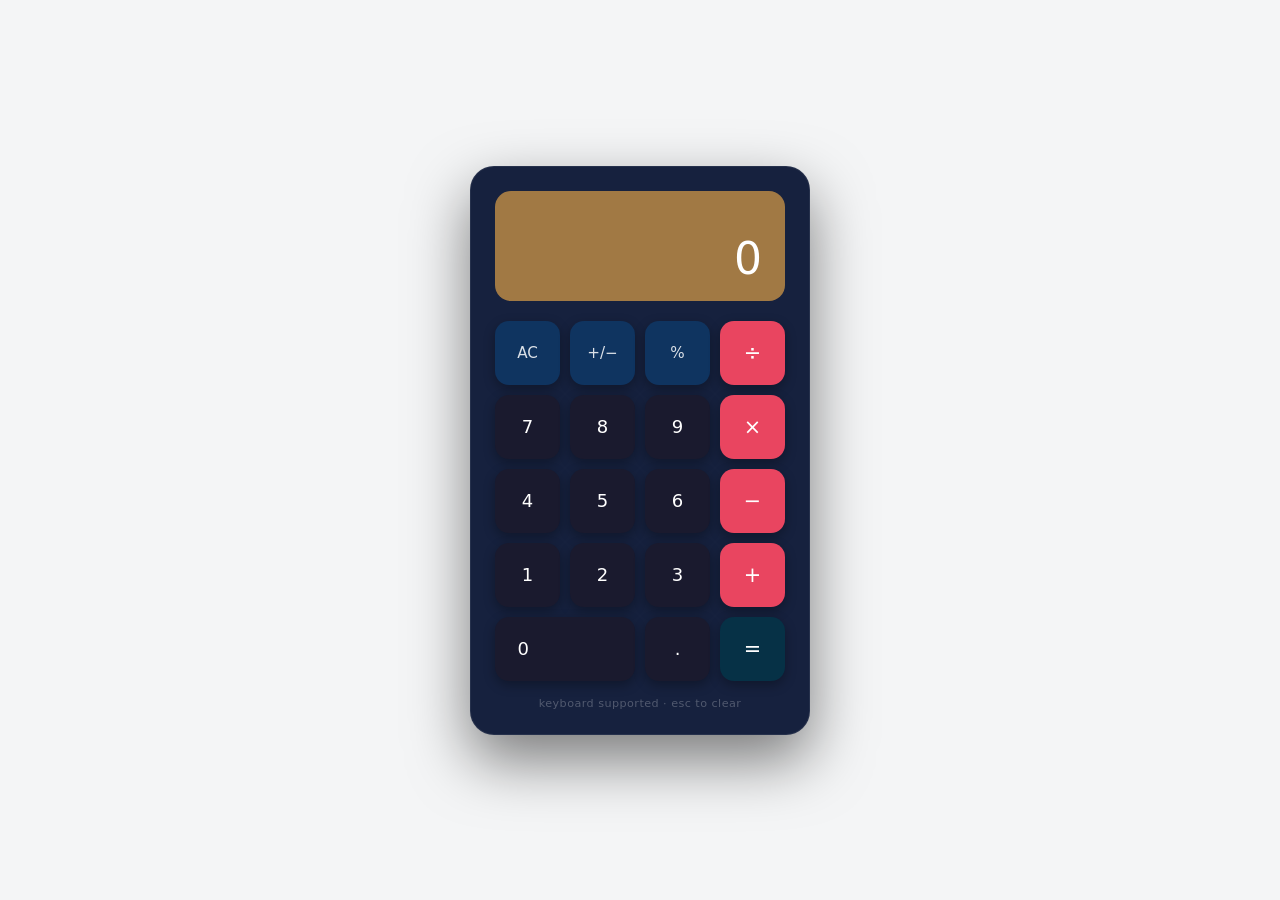
<file: Task-2/index.html>
<!doctype html>
<html lang="en">
  <head>
    <meta charset="UTF-8" />
    <meta name="viewport" content="width=device-width, initial-scale=1.0" />
    <title>JYM | Calculator</title>
    <link rel="stylesheet" href="./style.css" />
  </head>
  <body>
    <div class="calculator" role="application" aria-label="Calculator">
      <!-- Display Screen -->
      <div class="display" aria-live="polite" aria-atomic="true">
        <div
          class="display-history"
          id="display-history"
          aria-label="Previous expression"
        ></div>
        <div
          class="display-current"
          id="display-current"
          aria-label="Current value"
        >
          0
        </div>
      </div>

      <!-- Button grid -->
      <div class="btn-grid" id="btn-grid">
        <!-- Row 1: Special Buttons -->
        <button
          class="btn btn-special"
          data-action="clear"
          aria-label="Clear all"
        >
          AC
        </button>
        <button
          class="btn btn-special"
          data-action="sign"
          aria-label="Toggle sign"
        >
          +/−
        </button>
        <button
          class="btn btn-special"
          data-action="percent"
          aria-label="Percent"
        >
          %
        </button>
        <button class="btn btn-operator" data-operator="÷" aria-label="Divide">
          ÷
        </button>

        <!-- Row 2 -->
        <button class="btn" data-digit="7">7</button>
        <button class="btn" data-digit="8">8</button>
        <button class="btn" data-digit="9">9</button>
        <button
          class="btn btn-operator"
          data-operator="×"
          aria-label="Multiply"
        >
          ×
        </button>

        <!-- Row 3 -->
        <button class="btn" data-digit="4">4</button>
        <button class="btn" data-digit="5">5</button>
        <button class="btn" data-digit="6">6</button>
        <button
          class="btn btn-operator"
          data-operator="−"
          aria-label="Subtract"
        >
          −
        </button>

        <!-- Row 4 -->
        <button class="btn" data-digit="1">1</button>
        <button class="btn" data-digit="2">2</button>
        <button class="btn" data-digit="3">3</button>
        <button class="btn btn-operator" data-operator="+" aria-label="Add">
          +
        </button>

        <!-- Row 5 -->
        <button class="btn btn-zero" data-digit="0" aria-label="Zero">0</button>
        <button class="btn" data-action="decimal" aria-label="Decimal point">
          .
        </button>
        <button class="btn btn-equals" data-action="equals" aria-label="Equals">
          =
        </button>
      </div>

      <p class="keyboard-hint">keyboard supported · esc to clear</p>
    </div>

    <script src="./script.js" defer></script>
  </body>
</html>
</file>
<file: Task-2/style.css>
/* --- Reset & Base, To Get Rid of Browser's Default Settings --- */
*,
*::before,
*::after {
  box-sizing: border-box;
  margin: 0;
  padding: 0;
}

:root {
  --bg-page: #f4f5f6;
  --bg-calc: #16213e;
  --bg-display: #a17944;
  --btn-number: #1a1a2e;
  --btn-special: #0f3460;
  --btn-operator: #e94560;
  --btn-equals: #063146;
  --btn-hover-num: #252545;
  --btn-hover-sp: #1a3a5e;
  --btn-hover-op: #ff6b7a;
  --text-primary: #ffffff;
  --text-display: #ffffff;
  --text-history: rgba(255, 255, 255, 0.45);
  --text-operator: #ffffff;
  --shadow-calc: 0 25px 60px rgba(0, 0, 0, 0.5);
  --shadow-btn: 0 4px 12px rgba(0, 0, 0, 0.3);
  --radius-calc: 24px;
  --radius-btn: 14px;
  --radius-display: 16px;
  --font-display: "Segoe UI", "SF Pro Display", system-ui, sans-serif;
  --transition: 0.15s ease;
}

body {
  min-height: 100vh;
  display: flex;
  align-items: center;
  justify-content: center;
  background: var(--bg-page);
  font-family: var(--font-display);
  padding: 1rem;
}

/* ── Calculator shell ─────────────────────────────────────── */
.calculator {
  width: 340px;
  background: var(--bg-calc);
  border-radius: var(--radius-calc);
  padding: 1.5rem;
  box-shadow: var(--shadow-calc);
  border: 1px solid rgba(255, 255, 255, 0.07);
}

/* ── Display ──────────────────────────────────────────────── */
.display {
  background: var(--bg-display);
  border-radius: var(--radius-display);
  padding: 1.25rem 1.5rem 1.25rem;
  margin-bottom: 1.25rem;
  min-height: 110px;
  display: flex;
  flex-direction: column;
  justify-content: flex-end;
  align-items: flex-end;
  overflow: hidden;
}

.display-history {
  font-size: 0.875rem;
  color: var(--text-history);
  min-height: 1.2em;
  margin-bottom: 0.35rem;
  letter-spacing: 0.02em;
  white-space: nowrap;
  overflow: hidden;
  text-overflow: ellipsis;
  max-width: 100%;
}

.display-current {
  font-size: 2.75rem;
  font-weight: 300;
  color: var(--text-display);
  letter-spacing: -0.02em;
  line-height: 1;
  transition: font-size var(--transition);
  /* word-break: break-all; */
  text-align: right;
}

.display-current.long {
  font-size: 2rem;
}
.display-current.vlong {
  font-size: 1.5rem;
}

/* ── Button grid ──────────────────────────────────────────── */
.btn-grid {
  display: grid;
  grid-template-columns: repeat(4, 1fr);
  gap: 10px;
}

.btn {
  height: 64px;
  border: none;
  border-radius: var(--radius-btn);
  font-size: 1.125rem;
  font-weight: 400;
  font-family: var(--font-display);
  cursor: pointer;
  color: var(--text-primary);
  background: var(--btn-number);
  box-shadow: var(--shadow-btn);
  transition:
    background var(--transition),
    transform var(--transition),
    box-shadow var(--transition);
  user-select: none;
  -webkit-tap-highlight-color: transparent;
  position: relative;
  overflow: hidden;
}

.btn::after {
  content: "";
  position: absolute;
  inset: 0;
  background: rgba(255, 255, 255, 0);
  transition: background 0.1s;
  border-radius: inherit;
}

.btn:hover {
  background: var(--btn-hover-num);
  transform: translateY(-1px);
  box-shadow: 0 6px 16px rgba(0, 0, 0, 0.35);
}

.btn:active,
.btn.pressed {
  transform: scale(0.93) translateY(0);
  box-shadow: 0 2px 6px rgba(0, 0, 0, 0.2);
}

/* Special (AC, +/-, %) */
.btn-special {
  background: var(--btn-special);
  font-size: 0.95rem;
  font-weight: 500;
  color: rgba(255, 255, 255, 0.85);
}
.btn-special:hover {
  background: var(--btn-hover-sp);
}

/* Operators (÷ × - +) */
.btn-operator {
  background: var(--btn-operator);
  font-size: 1.3rem;
  font-weight: 300;
}
.btn-operator:hover {
  background: var(--btn-hover-op);
}
.btn-operator.active-op {
  background: #ffffff;
  color: var(--btn-operator);
}

/* Equals */
.btn-equals {
  background: var(--btn-equals);
  font-size: 1.3rem;
  font-weight: 300;
}
.btn-equals:hover {
  background: #004643;
}

/* Zero spans 2 cols, left-aligned text */
.btn-zero {
  grid-column: span 2;
  justify-content: flex-start;
  padding-left: 1.4rem;
  display: flex;
  align-items: center;
  text-align: left;
  font-size: 1.125rem;
}

/* ── Keyboard hint ────────────────────────────────────────── */
.keyboard-hint {
  text-align: center;
  margin-top: 1rem;
  font-size: 0.7rem;
  color: rgba(255, 255, 255, 0.25);
  letter-spacing: 0.04em;
}

/* ── Error state ──────────────────────────────────────────── */
.display-current.error {
  color: #ff6b7a;
  font-size: 1.8rem;
}

/* ── Responsiveness ───────────────────────────────────────────── */
@media (max-width: 380px) {
  .calculator {
    width: 100%;
    padding: 1.1rem;
  }
  .btn {
    height: 58px;
    font-size: 1rem;
  }
  .display-current {
    font-size: 2.25rem;
  }
}

/* ── Reduced motion ───────────────────────────────────────── */
@media (prefers-reduced-motion: reduce) {
  .btn,
  .display-current {
    transition: none;
  }
}
</file>
